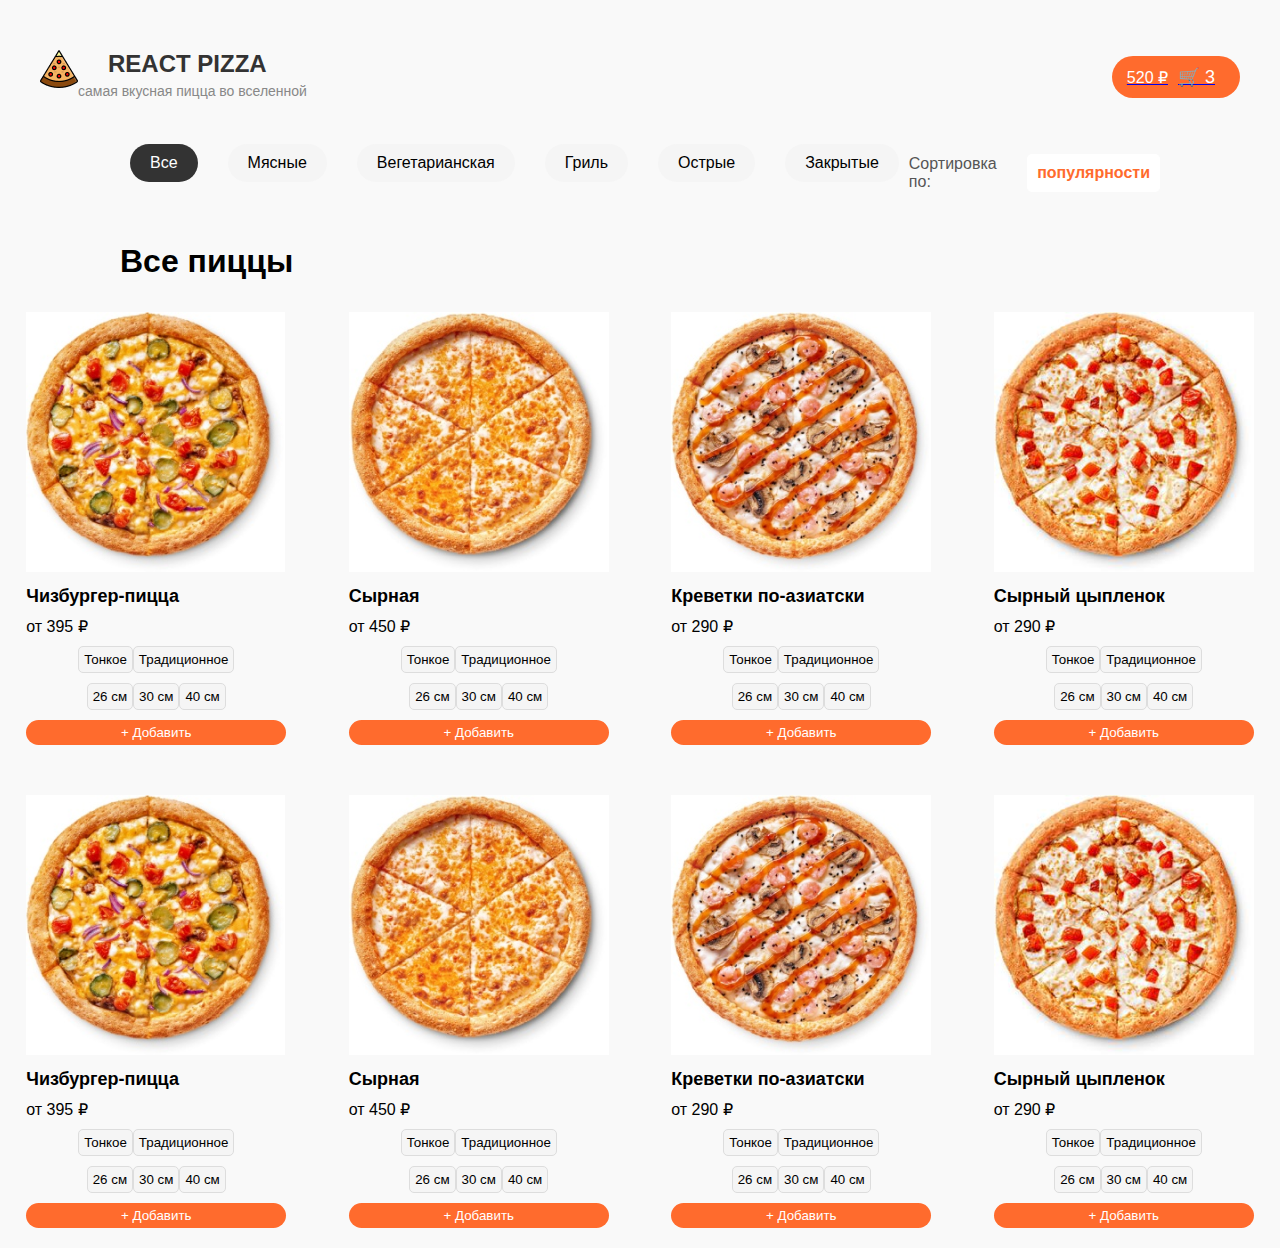
<file: index.html>
<!DOCTYPE html>
<html lang="en">
<head>
  <meta charset="UTF-8">
  <meta name="viewport" content="width=device-width, initial-scale=1.0">
  <title>Benjamin</title>
  <link rel="stylesheet" href="./main.css">
</head>
<body>

    <header>
        <div class="container">
            <nav class="navbar">
                <div class="logo">
                    <div class="menu">
                        <img src="./logo/image 1.png" alt="React Pizza Logo" />
                    </div>
                    <div class="site-title">
                        <h3>REACT PIZZA</h3>
                        <p class="subtitle">самая вкусная пицца во вселенной</p>
                    </div>
                </div>
                <a href="./Basket/basket.html">
                    <div class="cart-button">
                        <span>520 ₽</span>
                        <span class="cart-icon">🛒 3</span>
                    </div>
                </a>

            </nav>
        </div>
    </header>


    <section>
        <div class="category-filter">
            <div class="categories">
                <button class="category active">Все</button>
                <button class="category">Мясные</button>
                <button class="category">Вегетарианская</button>
                <button class="category">Гриль</button>
                <button class="category">Острые</button>
                <button class="category">Закрытые</button>
            </div>

            <div class="sort">
                <span class="sort-label">Сортировка по:</span>
                <div class="dropdown">
                    <button class="dropbtn">популярности</button>
                    <div class="dropdown-content">
                        <a href="#">популярности</a>
                        <a href="#">по цене</a>
                        <a href="#">по алфавиту</a>
                    </div>
                </div>
            </div>
        </div>
    </section>

    <h1 style="padding: 10px 100px;
    ">Все пиццы</h1>

  <div id="pizza-list" class="pizza-container"></div>

  <script type="module" src="./mook.js"></script>
</body>
</html>
</file>
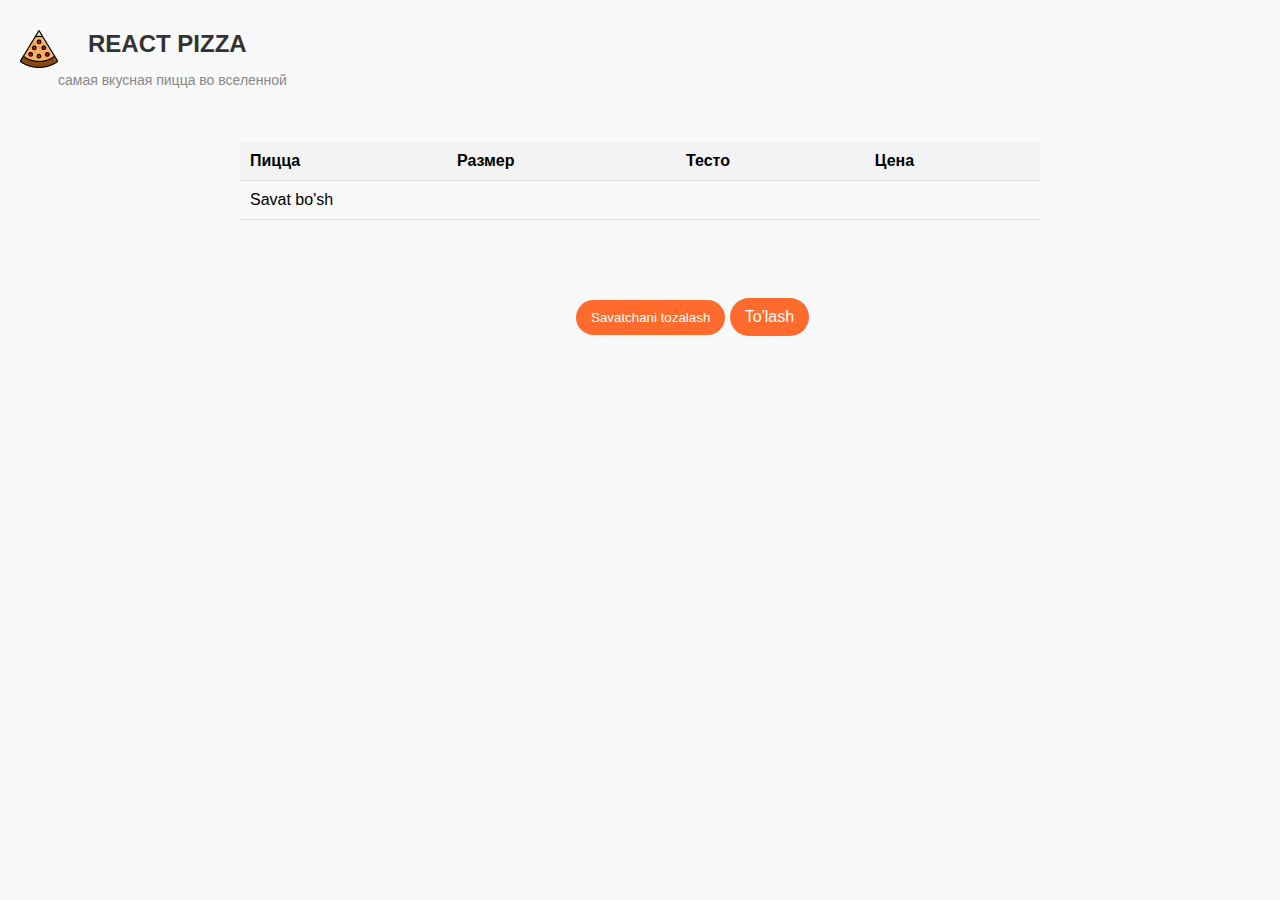
<file: Basket/basket.html>
<!DOCTYPE html>
<html lang="en">

<head>
    <meta charset="UTF-8">
    <meta name="viewport" content="width=device-width, initial-scale=1.0">
    <title>Benjamin</title>
    <link rel="stylesheet" href="./basket.css">
</head>

<body>
    <header>
        <div class="container">
            <nav class="navbar">
                <div class="logo">
                    <div class="menu">
                        <img src="./logo/image 1.png" alt="React Pizza Logo" />
                    </div>
                    <div class="site-title">
                        <h3>REACT PIZZA</h3>
                        <p class="subtitle">самая вкусная пицца во вселенной</p>
                    </div>
                </div>
            </nav>
        </div>
    </header>
    <table id="cart-table">
        <thead>
          <tr>
            <th>Пицца</th>
            <th>Размер</th>
            <th>Тесто</th>
            <th>Цена</th>
          </tr>
        </thead>
        <tbody>
        </tbody>
      </table>
          <button id="clear-cart">Savatchani tozalash</button>
          <button id="pay-cart">To'lash</button>
    <script src="./basket.js"></script>
</body>

</html>
</file>
<file: main.css>
body {
    font-family: Arial, sans-serif;
    background-color: #f9f9f9;
    margin: 0;
    padding: 0;
    list-style: none;
    text-decoration: none;
}

.container {
    width: 100%;
    margin: 0 auto;
    padding-top: 20px;
}

body {
    font-family: Arial, sans-serif;
    padding: 20px;
}
.product {
    margin-bottom: 20px;
}
.cart {
    margin-top: 30px;
}

body {
    font-family: Arial, sans-serif;
    background-color: #f9f9f9;
    margin: 0;
    padding: 20px;
  }

  h3 {
    font-size: 18px;
    margin: 10px 0;
  }

  p {
    margin: 5px 0;
  }

  #pizza-list {
    display: flex;
    flex-wrap: wrap;
    justify-content: space-around;
    gap: 50px;
  }

  .pizza-box {
    background-color: white;
    border: 1px solid #ddd;
    border-radius: 10px;
    padding: 20px;
    margin: 10px;
    width: 220px;
    text-align: center;
    box-shadow: 0 4px 8px rgba(0, 0, 0, 0.1);
    transition: transform 0.2s ease-in-out;
  }

  .pizza-box:hover {
    transform: scale(1.05);
  }

  .pizza-box img {
    width: 150px;
    height: 150px;
    object-fit: cover;
    border-radius: 50%;
  }

  .pizza-crust, .pizza-sizes {
    display: flex;
    align-items: center;
    justify-content: center;
    margin-top: 10px;
  }

  button {
    padding: 5px;
    background-color: #f5f5f5;
    border: 1px solid #ddd;
    border-radius: 5px;
    cursor: pointer;
    transition: background-color 0.2s;
  }

  button:hover {
    background-color: #ff5c00;
    color: white;
    border-color: #ff5c00;
  }

  button.selected {
    background-color: #ff5c00;
    color: white;
    border-color: #ff5c00;
  }

  .add-to-cart {
    background-color: #ff5c00;
    color: white;
    border: none;
    padding: 8px 12px;
    margin-top: 10px;
    width: 100%;
    border-radius: 5px;
  }

  .add-to-cart:hover {
    background-color: #e54c00;
  }

.navbar {
    display: flex;
    justify-content: space-between;
    align-items: center;
    padding: 10px 20px;
    margin-bottom: 20px;
}

.logo {
    display: flex;
}

.site-title h3 {
    font-size: 24px;
    margin: 0;
    margin-left: 30px;
    display: flex;
    color: #333;
}

.subtitle {
    font-size: 14px;
    color: #888;
}

.cart-button {
    display: flex;
    align-items: center;
    background-color: #ff6b2d;
    color: white;
    padding: 10px 15px;
    border-radius: 25px;
}

.cart-button span {
    margin-right: 10px;
}

.cart-icon {
    font-size: 18px;
    color: white;
}

.categories {
    display: flex;
    justify-content: center;
    margin-bottom: 20px;
}

.category {
    background-color: #f1f1f1;
    padding: 10px 15px;
    margin: 0 10px;
    border: none;
    border-radius: 25px;
    cursor: pointer;
}

.category.active {
    background-color: #ff6b2d;
    color: white;
}

.category:hover {
    background-color: #ff6b2d;
    color: white;
}

.pizza-container {
    display: flex;
    justify-content: space-between;
    flex-wrap: wrap;
    align-items: center;
}

.pizza-grid {
    display: grid;
    grid-template-columns: repeat(4, 1fr);
    gap: 20px;
}

.pizza-item {
    background-color: white;
    border-radius: 10px;
    padding: 20px;
    text-align: center;
    box-shadow: 0 4px 8px rgba(0, 0, 0, 0.1);
}

.pizza-item img {
    width: 100px;
    height: 100px;
    margin-bottom: 15px;
}

.pizza-item h3 {
    font-size: 18px;
    margin-bottom: 10px;
}

.pizza-options button, .pizza-size button {
    background-color: #f9f9f9;
    border: 1px solid #ddd;
    border-radius: 5px;
    padding: 5px 10px;
    margin: 5px;
}

.pizza-options button:hover, .pizza-size button:hover {
    background-color: #eee;
}

.pizza-price {
    margin-top: 15px;
    display: flex;
    justify-content: space-between;
    align-items: center;
}

.pizza-price span {
    font-weight: bold;
}

.add-to-cart {
    background-color: #ff6b2d;
    color: white;
    border: none;
    border-radius: 25px;
    padding: 5px 15px;
    cursor: pointer;
}

.add-to-cart:hover {
    background-color: #e65a1d;
}

body {
    font-family: Arial, sans-serif;
}

.category-filter {
    display: flex;
    justify-content: space-between;
    align-items: center;
    padding: 10px 100px;
}

.categories {
    display: flex;
    gap: 10px;
}

.category {
    background-color: #f5f5f5;
    padding: 10px 20px;
    border: none;
    border-radius: 25px;
    cursor: pointer;
    font-weight: 500;
    font-size: 16px;
    color: #000;
}

.category.active {
    background-color: #333;
    color: white;
}

.category:hover {
    background-color: #e65a1d;
}

.sort {
    display: flex;
    align-items: center;
    gap: 10px;
}

.sort-label {
    font-size: 16px;
    color: #555;
}

.dropdown {
    position: relative;
    display: inline-block;
}

.dropbtn {
    background-color: white;
    border: none;
    color: #ff6b2d;
    font-size: 16px;
    cursor: pointer;
    font-weight: bold;
    padding: 10px;
}

.dropbtn:hover {
    color: #ff6b2d;
    border-bottom: 1px solid #ff6b2d;
}

.dropdown-content {
    display: none;
    position: absolute;
    background-color: #f9f9f9;
    box-shadow: 0px 8px 16px rgba(0,0,0,0.2);
    z-index: 1;
    min-width: 150px;
}

.dropdown-content a {
    color: black;
    padding: 12px 16px;
    text-decoration: none;
    display: block;
}

.dropdown-content a:hover {
    background-color: #f1f1f1;
}

.dropdown:hover .dropdown-content {
    display: block;
}

.dropdown:hover .dropbtn {
    color: #ff6b2d;
}

.pizza-box {
    padding-left: 30px;
    background-color: #fff;
    margin-bottom: 30px;
    align-items: center;
}

.h1 {
    font-size: 30px;
}

body {
    font-family: Arial, sans-serif;
    background-color: #f9f9f9;
    margin: 0;
    padding: 20px;
}

#product-list {
    display: flex;
    align-items: center;
    justify-content: space-between;
    padding: 10px 100px;
    flex-wrap: wrap;
    text-align: center;
    background-color: #fff;
    gap: 100px;
}

.product {
    background-color: #fff;
    border: 1px solid #ddd;
    border-radius: 5px;
    padding: 10px;
    text-align: center;
}

.box {
    margin-top: 20px;
    padding: 10px;
    border: 1px solid #ddd;
    border-radius: 5px;
}

img {
    max-width: 100%;
    height: auto;
}
</file>
<file: Basket/basket.css>
body {
    font-family: Arial, sans-serif;
}

.item {
    border: 1px solid #ccc;
    padding: 10px;
    margin: 10px;
    display: flex;
    justify-content: space-between;
    align-items: center;
}

.item img {
    width: 50px;
    height: 50px;
}

.item button {
    padding: 5px 10px;
    background-color: #28a745;
    color: white;
    border: none;
    cursor: pointer;
}

.cart {
    margin-top: 20px;
}

#clear-cart {
    justify-content: center;
    margin-left: 45%;
    align-items: center;
    margin-top: 50px;
    background-color: #ff6b2d;
    color: white;
    border: none;
    padding: 10px 15px;
    border-radius: 25px;
}

.cart ul {
    list-style-type: none;
    padding: 0;
}


#cart-list {
    display: flex;
    align-items: center;
    padding: 10px 100px;
    flex-wrap: wrap;
    margin-top: 50px;
    margin-bottom: 50px;
    gap: 80px;
    text-align: center;
    background-color: #fff;
}

body {
    font-family: Arial, sans-serif;
    background-color: #f9f9f9;
    margin: 0;
    padding: 0;
    list-style: none;
    text-decoration: none;
}

.container {
    width: 100%;
    margin: 0 auto;
    padding-top: 20px;
}

body {
    font-family: Arial, sans-serif;
    padding: 20px;
}

.product {
    margin-bottom: 20px;
}

.cart {
    margin-top: 30px;
}

.navbar {
    display: flex;
    justify-content: space-between;
    align-items: center;
    padding: 10px 20px;
    margin-bottom: 20px;
}

.logo {
    display: flex;
}

.site-title h3 {
    font-size: 24px;
    margin: 0;
    margin-left: 30px;
    display: flex;
    color: #333;
}

.subtitle {
    font-size: 14px;
    color: #888;
}

body {
    font-family: Arial, sans-serif;
    background-color: #f9f9f9;
    margin: 0;
    padding: 0;
}

#pizza-list {
    display: flex;
    justify-content: space-around;
    flex-wrap: wrap;
    padding: 20px;
    max-width: 1200px;
    margin: 0 auto;
}

.pizza-box {
    border: 1px solid #e0e0e0;
    border-radius: 10px;
    padding: 15px;
    width: 250px;
    background-color: white;
    box-shadow: 0px 4px 10px rgba(0, 0, 0, 0.1);
    margin-bottom: 30px;
    text-align: center;
    transition: transform 0.3s ease;
}

.pizza-box:hover {
    transform: translateY(-5px);
}

.pizza-box img {
    width: 100%;
    height: auto;
    border-radius: 50%;
    margin-bottom: 10px;
}

.pizza-box h3 {
    font-size: 20px;
    margin: 10px 0;
    font-weight: bold;
}

.pizza-box p {
    color: #333;
    font-size: 18px;
    margin-bottom: 15px;
}

.pizza-crust {
    display: flex;
    justify-content: center;
    margin-bottom: 10px;
}

.crust {
    padding: 5px 10px;
    margin: 0 5px;
    border: 1px solid #ddd;
    border-radius: 5px;
    background-color: #f9f9f9;
    cursor: pointer;
    font-size: 14px;
    transition: background-color 0.2s ease;
}

.crust:hover,
.crust.selected {
    background-color: #ffe5b4;
    border-color: #f39c12;
}

.pizza-sizes {
    display: flex;
    justify-content: center;
    margin-bottom: 15px;
}

.size {
    padding: 5px 10px;
    margin: 0 5px;
    border: 1px solid #ddd;
    border-radius: 5px;
    background-color: #f9f9f9;
    cursor: pointer;
    font-size: 14px;
    transition: background-color 0.2s ease;
}

.size:hover,
.size.selected {
    background-color: #ffe5b4;
    border-color: #f39c12;
}

.add-to-cart {
    background-color: #ff6b1b;
    color: white;
    border: none;
    border-radius: 30px;
    padding: 10px 20px;
    font-size: 16px;
    cursor: pointer;
    transition: background-color 0.3s ease;
}

.add-to-cart:hover {
    background-color: #e65c00;
}

#cart-table {
    width: 100%;
    max-width: 800px;
    margin: 30px auto;
    border-collapse: collapse;
}

#cart-table td,
#cart-table th {
    padding: 10px;
    text-align: left;
    border-bottom: 1px solid #ddd;
}

#cart-table img {
    border-radius: 50%;
    width: 50px;
    height: 50px;
}

#cart-table .empty-message {
    text-align: center;
    color: #999;
    font-size: 18px;
}

#cart-table th {
    background-color: #f3f3f3;
    font-weight: bold;
}

#pay-cart {
    background-color: #ff6b2d;
    color: white;
    border: none;
    padding: 15px 32px;
    text-align: center;
    text-decoration: none;
    justify-content: center;
    margin-left: 45%;
    align-items: center;
    margin-top: 50px;
    background-color: #ff6b2d;
    color: white;
    border: none;
    padding: 10px 15px;
    border-radius: 25px;
    font-size: 16px;
    margin: 10px 0;
    transition: background-color 0.3s ease;
}

#pay-cart:hover {
    background-color: #ff6b2d;
}
</file>
